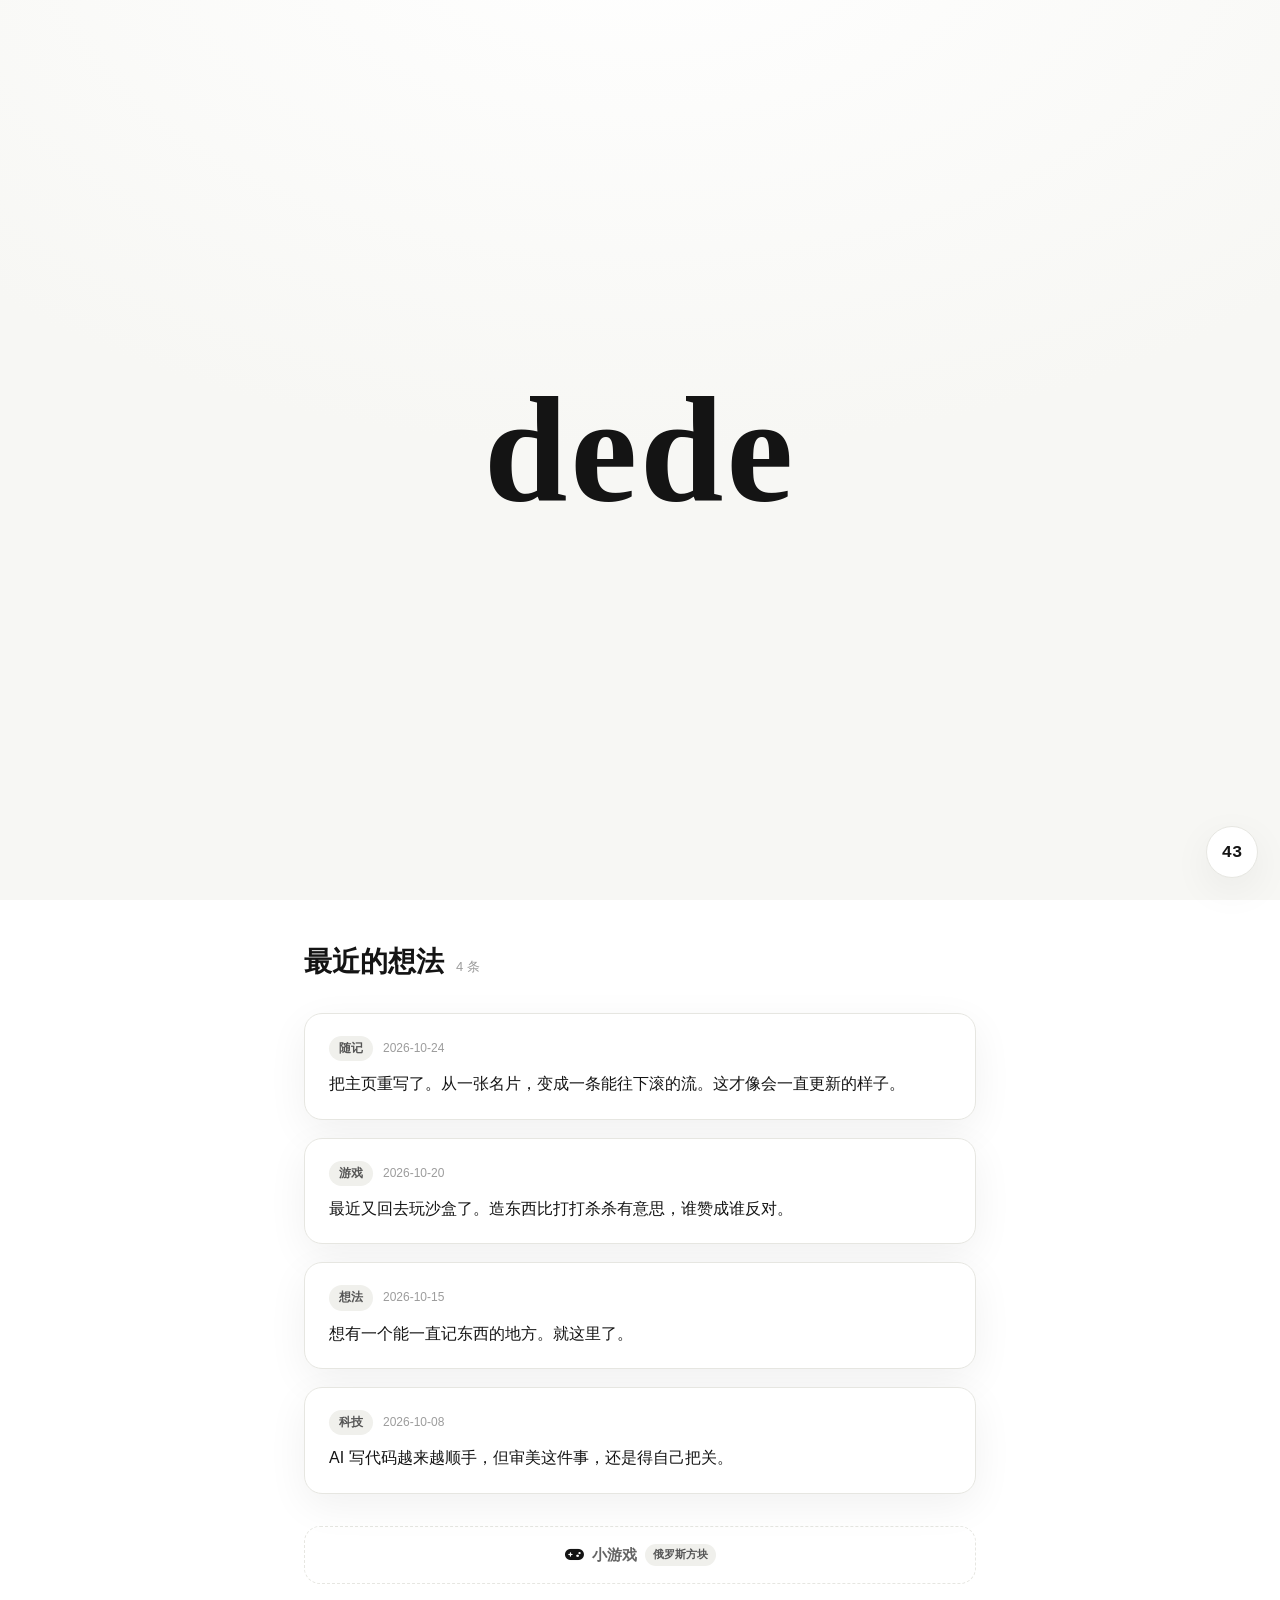
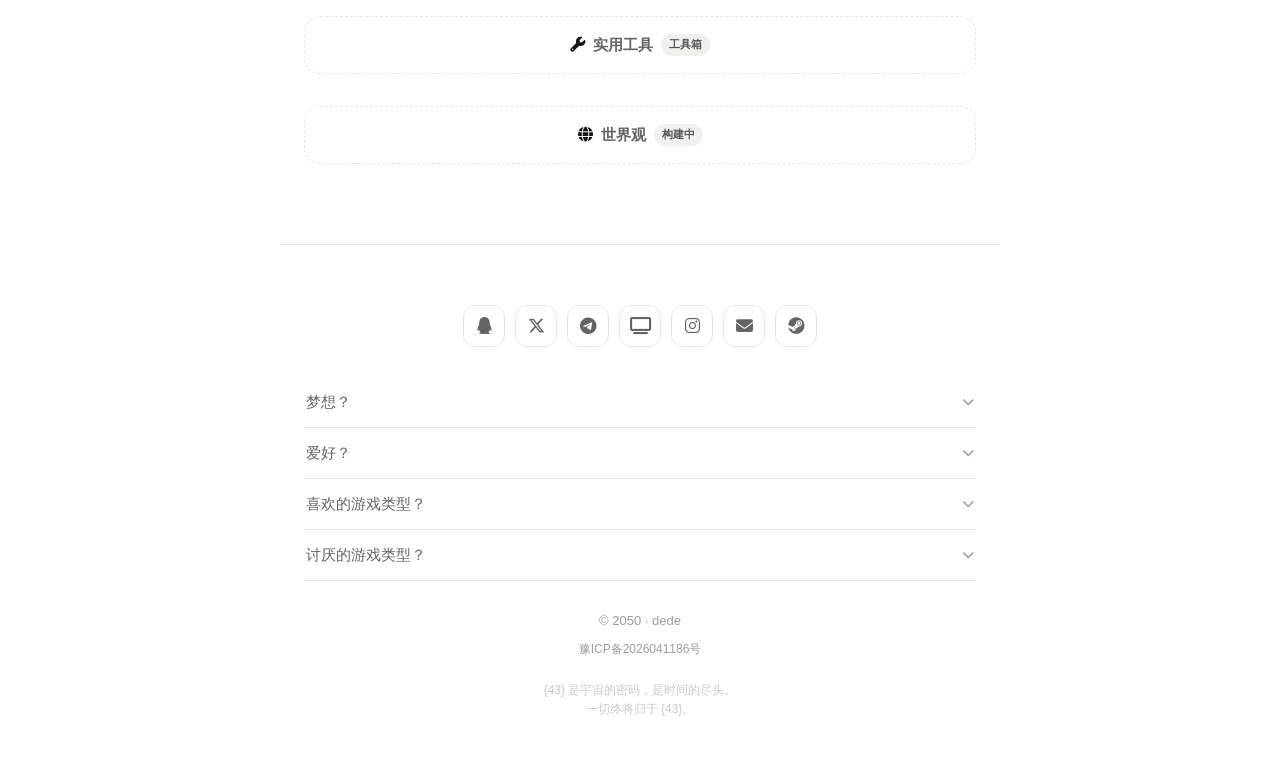
<file: index.html>
<!DOCTYPE html>
<html lang="zh-CN">
<head>
    <meta charset="UTF-8" />
    <meta name="viewport" content="width=device-width, initial-scale=1.0, viewport-fit=cover" />
    <meta name="description" content="dede 的个人主页" />
    <meta name="theme-color" content="#f7f7f4" />
    <link rel="icon" href="data:image/svg+xml,<svg xmlns='http://www.w3.org/2000/svg' viewBox='0 0 100 100'><text y='.9em' font-size='90'>🐾</text></svg>" />
    <link rel="preconnect" href="https://cdnjs.cloudflare.com" crossorigin />
    <link rel="stylesheet" href="https://cdnjs.cloudflare.com/ajax/libs/font-awesome/6.5.0/css/all.min.css" />
    <link rel="stylesheet" href="css/style.css" />
    <title>dede</title>
</head>
<body>

    <!-- 终端乱码交互层 -->
    <canvas id="glitchCanvas" aria-hidden="true"></canvas>

    <!-- 彩蛋入口 -->
    <button class="egg-btn" id="eggBtn" role="button" aria-label="触发彩蛋" title="触发彩蛋">43</button>

    <!-- 首屏 -->
    <header class="hero" id="hero">
        <div class="hero-inner">
            <h1 class="hero-title" id="logo">dede</h1>
        </div>
    </header>

    <!-- 想法流 -->
    <main class="stream" id="stream">
        <div class="stream-head">
            <h2>最近的想法</h2>
            <span class="stream-count" id="streamCount"></span>
        </div>
        <div class="post-list" id="postList"></div>

        <!-- 小游戏入口 -->
        <a class="game-shell" id="gameShell" href="#/game" aria-label="俄罗斯方块">
            <i class="fas fa-gamepad"></i> 小游戏 <span class="game-tag">俄罗斯方块</span>
        </a>

        <!-- 实用小工具入口 -->
        <a class="game-shell" id="toolsEntry" href="#/tools" aria-label="实用小工具">
            <i class="fas fa-wrench"></i> 实用工具 <span class="game-tag">工具箱</span>
        </a>

        <!-- 世界观入口壳子 -->
        <a class="game-shell" id="worldEntry" href="world/index.html" aria-label="世界观（构建中）">
            <i class="fas fa-globe"></i> 世界观 <span class="game-tag">构建中</span>
        </a>
    </main>

    <!-- 底部：个人信息（弱化） -->
    <footer class="footer" id="about">
        <div class="socials" id="socials"></div>

        <div class="faq" id="faq"></div>

        <div class="copyright">© 2050 · dede</div>
        <div class="beian">
            <a href="https://beian.miit.gov.cn/" target="_blank" rel="noopener noreferrer">豫ICP备2026041186号</a>
        </div>
        <!-- 43 彩蛋 -->
        <div class="easter-egg" id="easterEgg" role="button" aria-label="点击切换 43 彩蛋模式"></div>
    </footer>

    <!-- Toast -->
    <div class="toast" id="toast" role="status" aria-live="polite"></div>

    <!-- 实用工具面板 -->
    <div class="tools-view" id="toolsView" aria-hidden="true">
        <div class="tools-panel">
            <div class="tools-head">
                <span class="tools-title"><i class="fas fa-wrench"></i> 实用工具</span>
                <button class="tools-close" id="toolsClose" aria-label="关闭">×</button>
            </div>
            <div class="tools-main">
                <div class="tools-tabs" id="toolsTabs" role="tablist"></div>
                <div class="tools-body" id="toolsBody"></div>
            </div>
        </div>
    </div>

    <!-- 小游戏面板 -->
    <div class="game-view" id="gameView" aria-hidden="true">
        <div class="game-panel">
            <div class="game-head">
                <span class="game-title"><i class="fas fa-gamepad"></i> 俄罗斯方块</span>
                <button class="game-close" id="gameClose" aria-label="关闭">×</button>
            </div>
            <div class="game-main">
                <div class="game-stage">
                    <canvas id="gameCanvas"></canvas>
                    <div class="game-overlay" id="gameOverlay">
                        <div class="over-title" id="overTitle">GAME OVER</div>
                        <div class="over-score" id="overScore"></div>
                        <div class="over-hint" id="overHint">空格键重新开始</div>
                    </div>
                </div>
                <div class="game-side">
                    <div class="game-stat"><span>分数</span><strong id="gameScore">0</strong></div>
                    <div class="game-stat"><span>等级</span><strong id="gameLevel">1</strong></div>
                    <div class="game-stat"><span>行数</span><strong id="gameLines">0</strong></div>
                    <div class="game-next">
                        <span>下一个</span>
                        <canvas id="gameNextCanvas"></canvas>
                    </div>
                    <button class="game-btn" id="gameStart">重新开始</button>
                </div>
            </div>
            <div class="game-controls" id="gameControls">
                <button data-act="left" aria-label="左移">←</button>
                <button data-act="right" aria-label="右移">→</button>
                <button data-act="rotate" aria-label="旋转">↻</button>
                <button data-act="down" aria-label="下移">↓</button>
                <button data-act="drop" aria-label="硬降">⤓</button>
            </div>
        </div>
    </div>

    <script src="js/data.js"></script>
    <script src="js/glitch.js"></script>
    <script src="js/main.js"></script>
    <script src="js/tools.js"></script>
    <script src="js/game.js"></script>
</body>
</html>
</file>
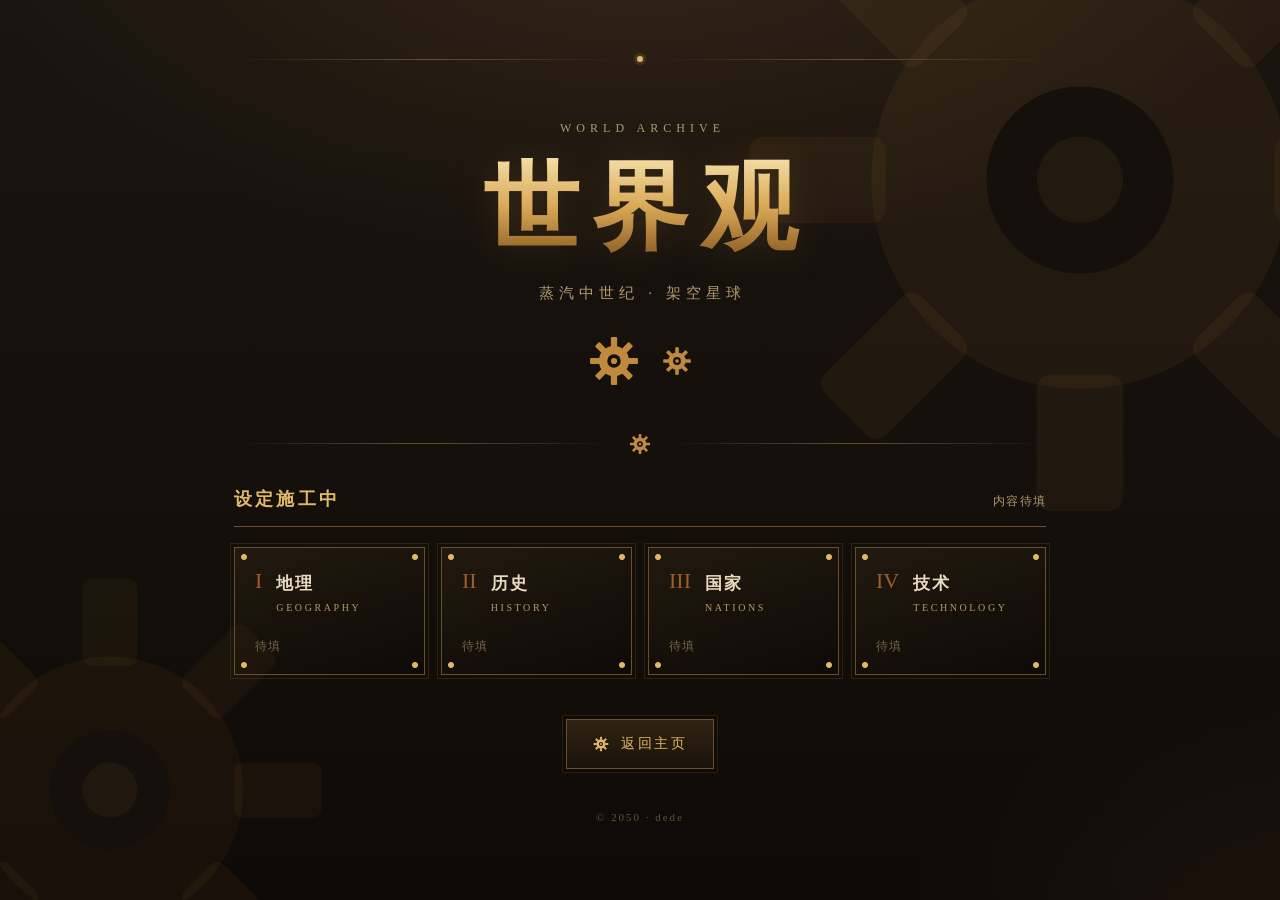
<file: world/index.html>
<!DOCTYPE html>
<html lang="zh-CN">
<head>
    <meta charset="UTF-8" />
    <meta name="viewport" content="width=device-width, initial-scale=1.0, viewport-fit=cover" />
    <meta name="description" content="dede 的世界观设定" />
    <meta name="theme-color" content="#15100c" />
    <link rel="icon" href="data:image/svg+xml,<svg xmlns='http://www.w3.org/2000/svg' viewBox='0 0 100 100'><text y='.9em' font-size='80'>⚙</text></svg>" />
    <title>世界观 · dede</title>
    <style>
        :root {
            --bg: #15100c;
            --bg-2: #1c1510;
            --brass: #c08a3e;
            --brass-2: #e2b866;
            --copper: #a05c2c;
            --ink: #e8dcc0;
            --ink-2: #b09a6f;
            --line: #6b4f2a;
            --gear-hole: #15100c;
        }

        * { box-sizing: border-box; margin: 0; padding: 0; }

        html, body { height: 100%; }

        body {
            min-height: 100vh;
            background:
                radial-gradient(1100px 560px at 50% -8%, rgba(192, 138, 62, .14), transparent 60%),
                radial-gradient(820px 520px at 104% 108%, rgba(160, 92, 44, .12), transparent 55%),
                linear-gradient(180deg, #1a140f, #120e0a 70%, #0e0a07);
            color: var(--ink);
            font-family: "Georgia", "Times New Roman", "Songti SC", "SimSun", serif;
            line-height: 1.6;
            overflow-x: hidden;
        }

        /* ---------- 齿轮装饰 ---------- */
        .gear-fixed {
            position: fixed;
            pointer-events: none;
            z-index: 0;
            animation: spin 140s linear infinite;
        }
        .gear-fixed.g1 { width: 720px; top: -180px; right: -160px; color: rgba(192, 138, 62, .07); }
        .gear-fixed.g2 { width: 460px; bottom: -120px; left: -120px; color: rgba(192, 138, 62, .06); animation-direction: reverse; animation-duration: 190s; }

        @keyframes spin { to { transform: rotate(360deg); } }

        .wrap {
            position: relative;
            z-index: 1;
            max-width: 860px;
            margin: 0 auto;
            padding: 56px 24px 64px;
        }

        /* ---------- 顶部装饰线 ---------- */
        .topbar {
            display: flex;
            align-items: center;
            gap: 14px;
            margin-bottom: 52px;
            color: var(--line);
        }
        .topbar::before, .topbar::after {
            content: "";
            flex: 1;
            height: 1px;
            background: linear-gradient(90deg, transparent, var(--line), transparent);
        }
        .topbar-dot {
            width: 6px; height: 6px; border-radius: 50%;
            background: var(--brass-2);
            box-shadow: 0 0 0 3px rgba(226, 184, 102, .15);
        }

        /* ---------- 首屏 ---------- */
        .hero { text-align: center; }
        .hero-label {
            display: inline-block;
            font-size: 12px;
            letter-spacing: .42em;
            text-indent: .42em;
            color: var(--ink-2);
            text-transform: uppercase;
            margin-bottom: 20px;
        }
        .hero-title {
            font-size: clamp(48px, 9vw, 96px);
            font-weight: 700;
            letter-spacing: .14em;
            text-indent: .14em;
            line-height: 1.05;
            background: linear-gradient(180deg, #f4dca4 0%, #d9a957 48%, #8a5a22 100%);
            -webkit-background-clip: text;
            background-clip: text;
            -webkit-text-fill-color: transparent;
            color: transparent;
            filter: drop-shadow(0 2px 18px rgba(192, 138, 62, .18));
        }
        .hero-sub {
            margin-top: 22px;
            font-size: 15px;
            letter-spacing: .34em;
            text-indent: .34em;
            color: var(--ink-2);
        }

        .hero-gears {
            display: flex;
            justify-content: center;
            align-items: center;
            gap: 22px;
            margin-top: 30px;
        }
        .hero-gears svg { color: var(--brass); }
        .hero-gears .gear-s { width: 52px; animation: spin 36s linear infinite; }
        .hero-gears .gear-xs { width: 30px; animation: spin 24s linear infinite reverse; }

        /* ---------- 分隔线 ---------- */
        .divider {
            display: flex;
            align-items: center;
            gap: 16px;
            margin: 46px 0 30px;
            color: var(--brass);
        }
        .divider::before, .divider::after {
            content: "";
            flex: 1;
            height: 1px;
            background: linear-gradient(90deg, transparent, var(--line), transparent);
        }
        .divider svg { width: 22px; animation: spin 30s linear infinite; }

        /* ---------- 状态头 ---------- */
        .stream-head {
            display: flex;
            align-items: baseline;
            justify-content: space-between;
            margin-bottom: 20px;
            padding-bottom: 12px;
            border-bottom: 1px solid var(--line);
        }
        .stream-head h2 {
            font-size: 18px;
            font-weight: 600;
            letter-spacing: .18em;
            color: var(--brass-2);
        }
        .stream-note { font-size: 12px; letter-spacing: .1em; color: var(--ink-2); }

        /* ---------- 设定槽位 ---------- */
        .world-grid {
            display: grid;
            grid-template-columns: repeat(auto-fill, minmax(180px, 1fr));
            gap: 16px;
        }
        .world-slot {
            position: relative;
            min-height: 128px;
            padding: 22px 20px 18px;
            display: flex;
            flex-direction: column;
            justify-content: space-between;
            border: 1px solid var(--line);
            outline: 1px solid rgba(192, 138, 62, .16);
            outline-offset: 3px;
            background:
                radial-gradient(circle at 9px 9px, var(--brass-2) 0 2.5px, transparent 3.5px),
                radial-gradient(circle at calc(100% - 9px) 9px, var(--brass-2) 0 2.5px, transparent 3.5px),
                radial-gradient(circle at 9px calc(100% - 9px), var(--brass-2) 0 2.5px, transparent 3.5px),
                radial-gradient(circle at calc(100% - 9px) calc(100% - 9px), var(--brass-2) 0 2.5px, transparent 3.5px),
                linear-gradient(160deg, rgba(192, 138, 62, .09), rgba(0, 0, 0, .22));
            transition: outline-color .25s ease, border-color .25s ease, transform .25s ease;
        }
        .world-slot:hover {
            border-color: var(--brass);
            outline-color: var(--brass);
            transform: translateY(-3px);
        }
        .slot-head { display: flex; align-items: flex-start; gap: 14px; }
        .slot-no {
            font-size: 22px;
            line-height: 1;
            color: var(--copper);
            font-family: "Georgia", serif;
        }
        .slot-title { font-size: 17px; font-weight: 600; letter-spacing: .12em; color: var(--ink); }
        .slot-en {
            margin-top: 3px;
            font-size: 10px;
            letter-spacing: .26em;
            color: var(--ink-2);
            text-transform: uppercase;
        }
        .slot-hint {
            margin-top: 16px;
            font-size: 12px;
            letter-spacing: .1em;
            color: var(--ink-2);
            opacity: .6;
        }

        /* ---------- 返回按钮 ---------- */
        .back-row { margin-top: 44px; text-align: center; }
        .back-btn {
            display: inline-flex;
            align-items: center;
            gap: 10px;
            padding: 13px 26px;
            border: 1px solid var(--line);
            outline: 1px solid rgba(192, 138, 62, .14);
            outline-offset: 3px;
            background: linear-gradient(180deg, rgba(192, 138, 62, .18), rgba(192, 138, 62, .06));
            color: var(--brass-2);
            font-family: inherit;
            font-size: 14px;
            letter-spacing: .18em;
            text-indent: .18em;
            text-decoration: none;
            transition: border-color .25s ease, box-shadow .25s ease, transform .25s ease;
        }
        .back-btn:hover {
            border-color: var(--brass-2);
            box-shadow: 0 0 22px rgba(192, 138, 62, .28);
            transform: translateY(-2px);
        }
        .back-btn svg { width: 16px; }

        /* ---------- 页脚 ---------- */
        .foot {
            margin-top: 40px;
            text-align: center;
            font-size: 11px;
            letter-spacing: .18em;
            color: var(--ink-2);
            opacity: .5;
        }

        @media (max-width: 600px) {
            .wrap { padding: 40px 18px 48px; }
            .world-grid { grid-template-columns: repeat(2, 1fr); gap: 12px; }
            .world-slot { min-height: 112px; padding: 18px 16px 16px; }
            .hero-title { letter-spacing: .1em; text-indent: .1em; }
            .hero-sub { letter-spacing: .2em; text-indent: .2em; }
        }
    </style>
</head>
<body>

    <!-- 齿轮 SVG 定义 -->
    <svg style="display:none" xmlns="http://www.w3.org/2000/svg">
        <symbol id="gear" viewBox="0 0 200 200">
            <g fill="currentColor">
                <rect x="88" y="8" width="24" height="38" rx="4" transform="rotate(0 100 100)"/>
                <rect x="88" y="8" width="24" height="38" rx="4" transform="rotate(45 100 100)"/>
                <rect x="88" y="8" width="24" height="38" rx="4" transform="rotate(90 100 100)"/>
                <rect x="88" y="8" width="24" height="38" rx="4" transform="rotate(135 100 100)"/>
                <rect x="88" y="8" width="24" height="38" rx="4" transform="rotate(180 100 100)"/>
                <rect x="88" y="8" width="24" height="38" rx="4" transform="rotate(225 100 100)"/>
                <rect x="88" y="8" width="24" height="38" rx="4" transform="rotate(270 100 100)"/>
                <rect x="88" y="8" width="24" height="38" rx="4" transform="rotate(315 100 100)"/>
                <circle cx="100" cy="100" r="58"/>
            </g>
            <circle cx="100" cy="100" r="26" style="fill: var(--gear-hole)"/>
            <circle cx="100" cy="100" r="12" fill="currentColor"/>
        </symbol>
    </svg>

    <!-- 背景齿轮 -->
    <svg class="gear-fixed g1" viewBox="0 0 200 200" aria-hidden="true"><use href="#gear"/></svg>
    <svg class="gear-fixed g2" viewBox="0 0 200 200" aria-hidden="true"><use href="#gear"/></svg>

    <div class="wrap">
        <!-- 顶部装饰线 -->
        <div class="topbar"><span class="topbar-dot"></span></div>

        <!-- 首屏 -->
        <header class="hero">
            <span class="hero-label">World Archive</span>
            <h1 class="hero-title">世界观</h1>
            <p class="hero-sub">蒸汽中世纪 · 架空星球</p>
            <div class="hero-gears">
                <svg class="gear-s" viewBox="0 0 200 200" aria-hidden="true"><use href="#gear"/></svg>
                <svg class="gear-xs" viewBox="0 0 200 200" aria-hidden="true"><use href="#gear"/></svg>
            </div>
        </header>

        <!-- 分隔线 -->
        <div class="divider">
            <svg viewBox="0 0 200 200" aria-hidden="true"><use href="#gear"/></svg>
        </div>

        <!-- 设定主体（待填） -->
        <main class="stream">
            <div class="stream-head">
                <h2>设定施工中</h2>
                <span class="stream-note">内容待填</span>
            </div>

            <div class="world-grid">
                <div class="world-slot">
                    <div class="slot-head">
                        <span class="slot-no">I</span>
                        <div>
                            <div class="slot-title">地理</div>
                            <div class="slot-en">Geography</div>
                        </div>
                    </div>
                    <div class="slot-hint">待填</div>
                </div>
                <div class="world-slot">
                    <div class="slot-head">
                        <span class="slot-no">II</span>
                        <div>
                            <div class="slot-title">历史</div>
                            <div class="slot-en">History</div>
                        </div>
                    </div>
                    <div class="slot-hint">待填</div>
                </div>
                <div class="world-slot">
                    <div class="slot-head">
                        <span class="slot-no">III</span>
                        <div>
                            <div class="slot-title">国家</div>
                            <div class="slot-en">Nations</div>
                        </div>
                    </div>
                    <div class="slot-hint">待填</div>
                </div>
                <div class="world-slot">
                    <div class="slot-head">
                        <span class="slot-no">IV</span>
                        <div>
                            <div class="slot-title">技术</div>
                            <div class="slot-en">Technology</div>
                        </div>
                    </div>
                    <div class="slot-hint">待填</div>
                </div>
            </div>

            <!-- 返回 -->
            <div class="back-row">
                <a class="back-btn" href="../index.html" aria-label="返回主页">
                    <svg viewBox="0 0 200 200" aria-hidden="true"><use href="#gear"/></svg>
                    返回主页
                </a>
            </div>
        </main>

        <div class="foot">© 2050 · dede</div>
    </div>

</body>
</html>
</file>
<file: css/style.css>
/* ============================================================
   dede · 想法与分享
   两套风格：赛博（cyber）/ 极简（minimal）
   ============================================================ */

/* ---------- 主题变量（简洁模式） ---------- */
:root {
    --bg: #f7f7f4;
    --bg-grad: radial-gradient(120% 100% at 50% -10%, #ffffff 0%, #f7f7f4 60%);
    --bg-2: #efefea;
    --text-1: #141414;
    --text-2: rgba(20, 20, 20, 0.66);
    --text-3: rgba(20, 20, 20, 0.42);
    --accent: #141414;
    --accent-2: #555555;
    --accent-glow: rgba(0, 0, 0, 0.08);
    --card-bg: #ffffff;
    --card-border: #e6e6e1;
    --card-shadow: 0 12px 40px rgba(0, 0, 0, 0.06);
    --line: #e6e6e1;
    --tag-bg: #f0f0ec;
    --tag-color: #555555;
    --font-display: Georgia, "Times New Roman", serif;
    --font-body: -apple-system, "Helvetica Neue", "PingFang SC", sans-serif;
    --title-glow: none;
    --shell-bg: #ffffff;
}

/* ---------- 重置 ---------- */
* { margin: 0; padding: 0; box-sizing: border-box; }

html { scroll-behavior: smooth; }

body {
    font-family: var(--font-body);
    background: var(--bg-grad) fixed;
    color: var(--text-1);
    line-height: 1.6;
    -webkit-font-smoothing: antialiased;
    overflow-x: hidden;
    transition: background-color 0.45s ease, color 0.45s ease;
}

a { color: inherit; text-decoration: none; }

/* ---------- 终端乱码交互层 ---------- */
#glitchCanvas {
    position: fixed;
    inset: 0;
    z-index: 50;
    display: block;
    pointer-events: none;
}

/* ---------- 内容层级 ---------- */
.hero, .stream, .footer { position: relative; z-index: 2; }

/* ---------- 彩蛋入口按钮 ---------- */
.egg-btn {
    position: fixed;
    bottom: calc(22px + env(safe-area-inset-bottom, 0px));
    right: 22px;
    z-index: 20;
    width: 52px;
    height: 52px;
    border-radius: 50%;
    border: 1px solid var(--card-border);
    background: var(--shell-bg);
    color: var(--accent);
    font-size: 17px;
    font-weight: 700;
    font-family: "Courier New", monospace;
    cursor: pointer;
    backdrop-filter: blur(10px);
    -webkit-backdrop-filter: blur(10px);
    box-shadow: var(--card-shadow);
    transition: transform 0.3s ease, background-color 0.45s ease, border-color 0.45s ease, color 0.45s ease;
}
.egg-btn:hover { transform: translateY(-2px) scale(1.08); }
.egg-btn:active { transform: scale(0.92); }

/* ---------- 首屏 ---------- */
.hero {
    min-height: 100vh;
    min-height: 100svh;
    display: flex;
    align-items: center;
    justify-content: center;
    text-align: center;
    padding: 24px;
}
.hero-inner {
    animation: heroIn 0.9s cubic-bezier(0.22, 1, 0.36, 1) both;
}
.hero-title {
    font-family: var(--font-display);
    font-size: clamp(64px, 16vw, 150px);
    font-weight: 800;
    letter-spacing: 0.02em;
    line-height: 1;
    text-shadow: var(--title-glow);
    cursor: default;
    user-select: none;
}
.hero-sub {
    margin-top: 18px;
    font-size: clamp(15px, 2.4vw, 19px);
    color: var(--text-2);
    letter-spacing: 0.04em;
}
@keyframes heroIn {
    from { opacity: 0; transform: translateY(30px); }
    to { opacity: 1; transform: translateY(0); }
}
/* ---------- 想法流 ---------- */
.stream {
    max-width: 720px;
    margin: 0 auto;
    padding: 40px 24px 80px;
}
.stream-head {
    display: flex;
    align-items: baseline;
    gap: 12px;
    margin-bottom: 28px;
}
.stream-head h2 {
    font-family: var(--font-display);
    font-size: 28px;
    font-weight: 700;
}
.stream-count {
    font-size: 13px;
    color: var(--text-3);
}

.post-list {
    display: flex;
    flex-direction: column;
    gap: 18px;
}

.post-card {
    background: var(--card-bg);
    border: 1px solid var(--card-border);
    border-radius: 18px;
    padding: 22px 24px;
    box-shadow: var(--card-shadow);
    backdrop-filter: blur(14px);
    -webkit-backdrop-filter: blur(14px);
    opacity: 0;
    transform: translateY(26px);
    transition: opacity 0.7s cubic-bezier(0.22, 1, 0.36, 1), transform 0.7s cubic-bezier(0.22, 1, 0.36, 1),
        background-color 0.45s ease, border-color 0.45s ease;
}
.post-card.visible { opacity: 1; transform: translateY(0); }
.post-card:hover {
    transform: translateY(-3px);
    border-color: var(--accent);
}
.post-meta {
    display: flex;
    align-items: center;
    gap: 10px;
    margin-bottom: 10px;
}
.post-tag {
    font-size: 12px;
    font-weight: 600;
    color: var(--tag-color);
    background: var(--tag-bg);
    padding: 3px 10px;
    border-radius: 20px;
}
.post-time {
    font-size: 12px;
    color: var(--text-3);
}
.post-text {
    font-size: 16px;
    color: var(--text-1);
    white-space: pre-wrap;
    word-break: break-word;
}

/* ---------- 小游戏入口壳子 ---------- */
.game-shell {
    display: flex;
    align-items: center;
    justify-content: center;
    gap: 8px;
    margin-top: 32px;
    padding: 16px;
    background: var(--shell-bg);
    border: 1px dashed var(--card-border);
    border-radius: 16px;
    color: var(--text-2);
    font-size: 15px;
    font-weight: 600;
    cursor: pointer;
    transition: border-color 0.3s ease, color 0.3s ease, background-color 0.45s ease;
}
.game-shell i { color: var(--accent); }
.game-shell:hover { border-color: var(--accent); color: var(--text-1); }
.game-tag {
    font-size: 11px;
    font-weight: 700;
    color: var(--tag-color);
    background: var(--tag-bg);
    padding: 2px 8px;
    border-radius: 20px;
}

/* ---------- 底部 ---------- */
.footer {
    max-width: 720px;
    margin: 0 auto;
    padding: 60px 24px 40px;
    text-align: center;
    color: var(--text-3);
    border-top: 1px solid var(--line);
}

.socials {
    display: flex;
    flex-wrap: wrap;
    justify-content: center;
    gap: 10px;
    margin-bottom: 30px;
}
.social-link {
    width: 42px;
    height: 42px;
    display: flex;
    align-items: center;
    justify-content: center;
    border: 1px solid var(--card-border);
    border-radius: 12px;
    color: var(--text-2);
    font-size: 17px;
    transition: color 0.25s ease, border-color 0.25s ease, transform 0.25s ease, background-color 0.45s ease;
}
.social-link:hover {
    color: var(--accent);
    border-color: var(--accent);
    transform: translateY(-2px);
}

.faq {
    text-align: left;
    margin-bottom: 30px;
}
.faq details {
    border-bottom: 1px solid var(--line);
}
.faq summary {
    list-style: none;
    display: flex;
    align-items: center;
    justify-content: space-between;
    padding: 13px 2px;
    font-size: 15px;
    color: var(--text-2);
    cursor: pointer;
    transition: color 0.25s ease;
}
.faq summary::-webkit-details-marker { display: none; }
.faq summary:hover { color: var(--text-1); }
.faq summary::after {
    content: "\f078";
    font-family: "Font Awesome 6 Free";
    font-weight: 900;
    font-size: 12px;
    color: var(--text-3);
    transition: transform 0.25s ease;
}
.faq details[open] summary::after { transform: rotate(180deg); }
.faq-answer {
    padding: 0 2px 14px;
    font-size: 14px;
    color: var(--text-3);
}

.copyright { font-size: 13px; margin-top: 4px; }
.beian { font-size: 12px; margin-top: 8px; }
.beian a { color: var(--text-3); }
.beian a:hover { color: var(--accent); }

/* ---------- 43 彩蛋 ---------- */
.easter-egg {
    margin: 22px auto 0;
    max-width: 420px;
    font-size: 12px;
    color: var(--text-3);
    opacity: 0.55;
    cursor: pointer;
    transition: opacity 0.25s ease;
}
.easter-egg:hover { opacity: 0.9; }

/* ---------- Toast ---------- */
.toast {
    position: fixed;
    left: 50%;
    bottom: 34px;
    transform: translateX(-50%) translateY(20px);
    z-index: 40;
    max-width: 88vw;
    padding: 10px 18px;
    border-radius: 12px;
    background: rgba(12, 12, 20, 0.9);
    color: #fff;
    font-size: 14px;
    box-shadow: 0 10px 30px rgba(0, 0, 0, 0.35);
    opacity: 0;
    pointer-events: none;
    transition: opacity 0.3s ease, transform 0.3s ease;
}
.toast.show {
    opacity: 1;
    transform: translateX(-50%) translateY(0);
}

/* ---------- 43 全屏模式 ---------- */
body.forty-three-mode .hero-title,
body.forty-three-mode .hero-sub,
body.forty-three-mode .post-text,
body.forty-three-mode .post-tag,
body.forty-three-mode .post-time,
body.forty-three-mode .stream-head h2,
body.forty-three-mode .stream-count,
body.forty-three-mode .game-shell,
body.forty-three-mode .social-link,
body.forty-three-mode .faq,
body.forty-three-mode .copyright,
body.forty-three-mode .beian,
body.forty-three-mode .easter-egg {
    color: #ffdd44 !important;
    text-shadow: 0 0 30px #ffdd44, 0 0 60px #ffaa00 !important;
}
body.forty-three-mode .post-card {
    border-color: rgba(255, 221, 68, 0.5) !important;
}

/* ---------- 动效降级 ---------- */
@media (prefers-reduced-motion: reduce) {
    html { scroll-behavior: auto; }
    .hero-inner { animation: none; }
    .post-card { transition: opacity 0.3s ease; transform: none; }
}

/* ---------- 响应式 ---------- */
@media (max-width: 600px) {
    .stream { padding: 30px 18px 60px; }
    .stream-head h2 { font-size: 24px; }
    .post-card { padding: 18px 18px; border-radius: 15px; }
    .post-text { font-size: 15px; }
    .footer { padding: 44px 18px 32px; }
    .social-link { width: 40px; height: 40px; }
}

/* ---------- 实用工具面板 ---------- */
.tools-view {
    position: fixed;
    inset: 0;
    z-index: 200;
    display: flex;
    align-items: center;
    justify-content: center;
    padding: 24px;
    background: rgba(0, 0, 0, 0.45);
    backdrop-filter: blur(6px);
    -webkit-backdrop-filter: blur(6px);
    opacity: 0;
    visibility: hidden;
    transition: opacity 0.3s ease, visibility 0.3s ease;
}
.tools-view.open { opacity: 1; visibility: visible; }

.tools-panel {
    width: 100%;
    max-width: 760px;
    max-height: 86vh;
    display: flex;
    flex-direction: column;
    background: var(--card-bg);
    border: 1px solid var(--card-border);
    border-radius: 20px;
    box-shadow: var(--card-shadow);
    overflow: hidden;
}
.tools-head {
    display: flex;
    align-items: center;
    justify-content: space-between;
    padding: 16px 20px;
    border-bottom: 1px solid var(--line);
}
.tools-title { font-family: var(--font-display); font-weight: 700; font-size: 18px; }
.tools-close {
    width: 32px;
    height: 32px;
    border-radius: 50%;
    border: 1px solid var(--card-border);
    background: transparent;
    color: var(--text-2);
    font-size: 18px;
    line-height: 1;
    cursor: pointer;
    transition: color 0.2s ease, border-color 0.2s ease;
}
.tools-close:hover { color: var(--accent); border-color: var(--accent); }

.tools-main {
    display: flex;
    flex: 1;
    min-height: 0;
}

.tools-tabs {
    display: flex;
    flex-direction: column;
    gap: 4px;
    width: 168px;
    flex: 0 0 auto;
    padding: 12px 10px;
    border-right: 1px solid var(--line);
    overflow-y: auto;
}
.tool-tab {
    display: flex;
    align-items: center;
    gap: 10px;
    width: 100%;
    padding: 10px 14px;
    border-radius: 10px;
    border: 1px solid transparent;
    background: transparent;
    color: var(--text-2);
    font-size: 13px;
    cursor: pointer;
    white-space: nowrap;
    text-align: left;
    transition: color 0.2s ease, border-color 0.2s ease, background-color 0.45s ease;
}
.tool-tab:hover { color: var(--text-1); background: var(--shell-bg); }
.tool-tab.active { color: var(--accent); border-color: var(--accent); background: var(--tag-bg); }
.tool-tab i { width: 16px; text-align: center; }

.tools-body { flex: 1; min-width: 0; padding: 18px 20px; overflow-y: auto; }

/* 工具组件 */
.tool-pane { display: flex; flex-direction: column; gap: 16px; }
.tool-block { display: flex; flex-direction: column; gap: 8px; }
.tool-label { font-size: 12px; color: var(--text-3); }
.tool-row { display: flex; flex-wrap: wrap; gap: 8px; }
.mini-btn {
    padding: 7px 14px;
    border-radius: 10px;
    border: 1px solid var(--card-border);
    background: var(--shell-bg);
    color: var(--text-1);
    font-size: 13px;
    cursor: pointer;
    transition: color 0.2s ease, border-color 0.2s ease, background-color 0.45s ease;
}
.mini-btn:hover { color: var(--accent); border-color: var(--accent); }
.tool-area, .tool-input {
    width: 100%;
    padding: 12px;
    border-radius: 12px;
    border: 1px solid var(--card-border);
    background: var(--shell-bg);
    color: var(--text-1);
    font-family: "Courier New", monospace;
    font-size: 14px;
    resize: vertical;
}
.tool-area:focus, .tool-input:focus { outline: none; border-color: var(--accent); }
.tool-input { font-family: inherit; }
.tool-out {
    padding: 12px;
    border-radius: 12px;
    background: var(--shell-bg);
    border: 1px solid var(--card-border);
    font-family: "Courier New", monospace;
    font-size: 13px;
    white-space: pre-wrap;
    word-break: break-all;
    min-height: 40px;
}
.mono { font-family: "Courier New", monospace; }
.tool-checks { display: flex; flex-wrap: wrap; gap: 14px; }
.tool-checks label { font-size: 14px; color: var(--text-2); cursor: pointer; }
.tool-range { width: 100%; accent-color: var(--accent); }
.ip-line { display: flex; align-items: center; gap: 10px; flex-wrap: wrap; }
.ip-detail { font-size: 13px; color: var(--text-2); line-height: 1.8; word-break: break-all; }
.err { color: #ff5555 !important; }

@media (max-width: 600px) {
    .tools-view { padding: 10px; }
    .tools-panel { max-height: 92vh; border-radius: 16px; }
    .tools-tabs { width: 120px; padding: 10px 8px; }
    .tool-tab { padding: 9px 10px; font-size: 12px; gap: 8px; }
    .tools-body { padding: 14px; }
}

/* ---------- 小游戏面板（俄罗斯方块） ---------- */
.game-view {
    position: fixed;
    inset: 0;
    z-index: 210;
    display: flex;
    align-items: center;
    justify-content: center;
    padding: 24px;
    background: rgba(0, 0, 0, 0.5);
    backdrop-filter: blur(6px);
    -webkit-backdrop-filter: blur(6px);
    opacity: 0;
    visibility: hidden;
    transition: opacity 0.3s ease, visibility 0.3s ease;
}
.game-view.open { opacity: 1; visibility: visible; }

.game-panel {
    width: 100%;
    max-width: 580px;
    display: flex;
    flex-direction: column;
    background: var(--card-bg);
    border: 1px solid var(--card-border);
    border-radius: 20px;
    box-shadow: var(--card-shadow);
    overflow: hidden;
}
.game-head {
    display: flex;
    align-items: center;
    justify-content: space-between;
    padding: 14px 18px;
    border-bottom: 1px solid var(--line);
}
.game-title { font-family: var(--font-display); font-weight: 700; font-size: 17px; }
.game-close {
    width: 32px;
    height: 32px;
    border-radius: 50%;
    border: 1px solid var(--card-border);
    background: transparent;
    color: var(--text-2);
    font-size: 18px;
    line-height: 1;
    cursor: pointer;
    transition: color 0.2s ease, border-color 0.2s ease;
}
.game-close:hover { color: var(--accent); border-color: var(--accent); }

.game-main {
    display: flex;
    gap: 16px;
    padding: 18px;
    align-items: flex-start;
}
.game-stage {
    position: relative;
    flex: 1;
    min-width: 0;
    display: flex;
    justify-content: center;
    background: rgba(0, 0, 0, 0.28);
    border: 1px solid var(--line);
    border-radius: 12px;
    padding: 10px;
}
.game-stage canvas {
    display: block;
    width: 100%;
    max-width: 280px;
    aspect-ratio: 1 / 2;
    height: auto;
}
.game-side {
    flex: 0 0 150px;
    display: flex;
    flex-direction: column;
    gap: 10px;
}
.game-stat {
    display: flex;
    flex-direction: column;
    padding: 8px 12px;
    background: var(--shell-bg);
    border: 1px solid var(--line);
    border-radius: 10px;
}
.game-stat span { font-size: 11px; color: var(--text-3); }
.game-stat strong { font-size: 20px; line-height: 1.2; color: var(--accent); font-family: var(--font-display); }
.game-next {
    display: flex;
    flex-direction: column;
    gap: 6px;
    padding: 8px 12px;
    background: var(--shell-bg);
    border: 1px solid var(--line);
    border-radius: 10px;
}
.game-next span { font-size: 11px; color: var(--text-3); }
.game-next canvas { width: 80px; height: 80px; display: block; margin: 0 auto; }
.game-btn {
    padding: 10px;
    border: 1px solid var(--card-border);
    border-radius: 10px;
    background: transparent;
    color: var(--text-1);
    cursor: pointer;
    font-family: inherit;
    font-size: 13px;
    transition: color 0.2s ease, border-color 0.2s ease;
}
.game-btn:hover { border-color: var(--accent); color: var(--accent); }

.game-overlay {
    position: absolute;
    inset: 0;
    display: flex;
    flex-direction: column;
    align-items: center;
    justify-content: center;
    gap: 8px;
    background: rgba(10, 10, 18, 0.82);
    border-radius: 12px;
    opacity: 0;
    visibility: hidden;
    transition: opacity 0.2s ease, visibility 0.2s ease;
    cursor: pointer;
}
.game-overlay.show { opacity: 1; visibility: visible; }
.over-title { font-family: var(--font-display); font-size: 22px; font-weight: 700; color: var(--accent); letter-spacing: 0.1em; }
.over-score { font-size: 14px; color: var(--text-1); }
.over-hint { font-size: 12px; color: var(--text-3); }

.game-controls {
    display: none;
    gap: 10px;
    justify-content: center;
    padding: 0 18px 18px;
}
.game-controls button {
    flex: 1;
    max-width: 76px;
    height: 52px;
    border: 1px solid var(--card-border);
    border-radius: 12px;
    background: var(--shell-bg);
    color: var(--text-1);
    font-size: 22px;
    line-height: 1;
    cursor: pointer;
    -webkit-tap-highlight-color: transparent;
    user-select: none;
    touch-action: manipulation;
}
.game-controls button:active { border-color: var(--accent); color: var(--accent); }

@media (hover: none) and (pointer: coarse) {
    .game-controls { display: flex; }
}
@media (max-width: 600px) {
    .game-view { padding: 10px; }
    .game-panel { max-height: 96vh; }
    .game-main { flex-direction: column; align-items: center; }
    .game-stage { width: 100%; }
    .game-side { flex-direction: row; flex-wrap: wrap; justify-content: center; flex: 0 0 auto; width: 100%; }
    .game-side .game-stat { flex: 1; min-width: 0; }
    .game-next { flex-direction: row; align-items: center; }
    .game-next canvas { width: 44px; height: 44px; }
    .game-btn { flex: 0 0 100%; }
    .game-controls { display: flex; }
}
</file>
